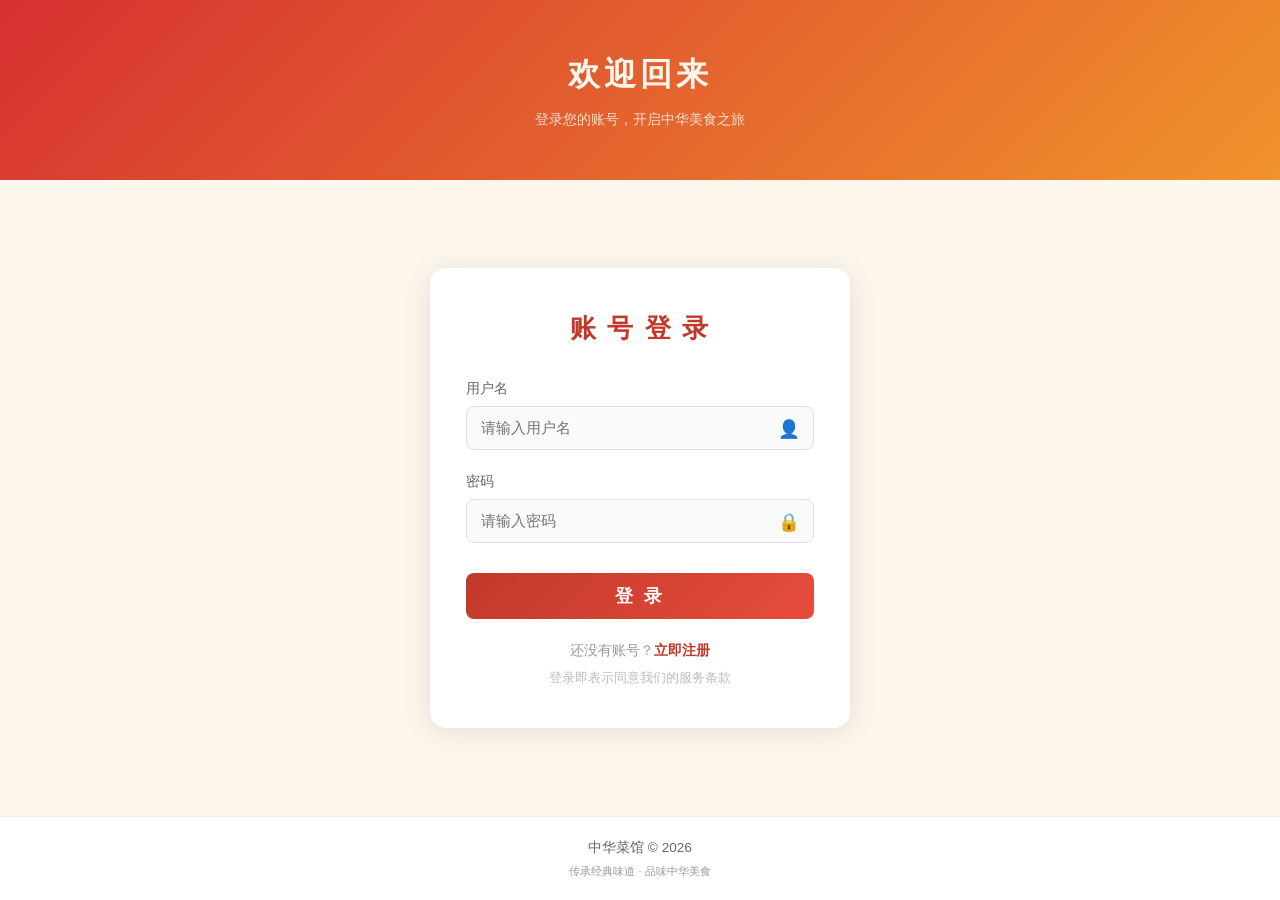
<file: login.html>
<!DOCTYPE html>
<html lang="zh-CN">
<link rel="stylesheet" href="login.css">

<head>
  <meta charset="UTF-8">
  <meta name="viewport" content="width=device-width, initial-scale=1.0">
  <title>登录 - 中华菜馆</title>
</head>

<body>
  <div class="header">
    <h2>欢迎回来</h2>
    <p>登录您的账号，开启中华美食之旅</p>
  </div>

  <div class="form-wrapper">
    <div class="form-card">
      <h3>账 号 登 录</h3>

      <div class="form-group">
        <label>用户名</label>
        <input type="text" id="username" placeholder="请输入用户名" autocomplete="username">
        <span class="input-icon">&#128100;</span>
      </div>

      <div class="form-group">
        <label>密码</label>
        <input type="password" id="password" placeholder="请输入密码" autocomplete="current-password">
        <span class="input-icon">&#128274;</span>
      </div>

      <button class="btn-submit" id="loginBtn">登 录</button>

      <div class="form-switch">
        还没有账号？<a href="register.html">立即注册</a>
      </div>
      <div class="form-tip">登录即表示同意我们的服务条款</div>
    </div>
  </div>

  <footer class="page-footer">
    <p>中华菜馆 &copy; 2026</p>
    <p class="footer-sub">传承经典味道 · 品味中华美食</p>
  </footer>

  <div class="toast" id="toast"></div>

  <script src="login.js"></script>
</body>

</html>
</file>
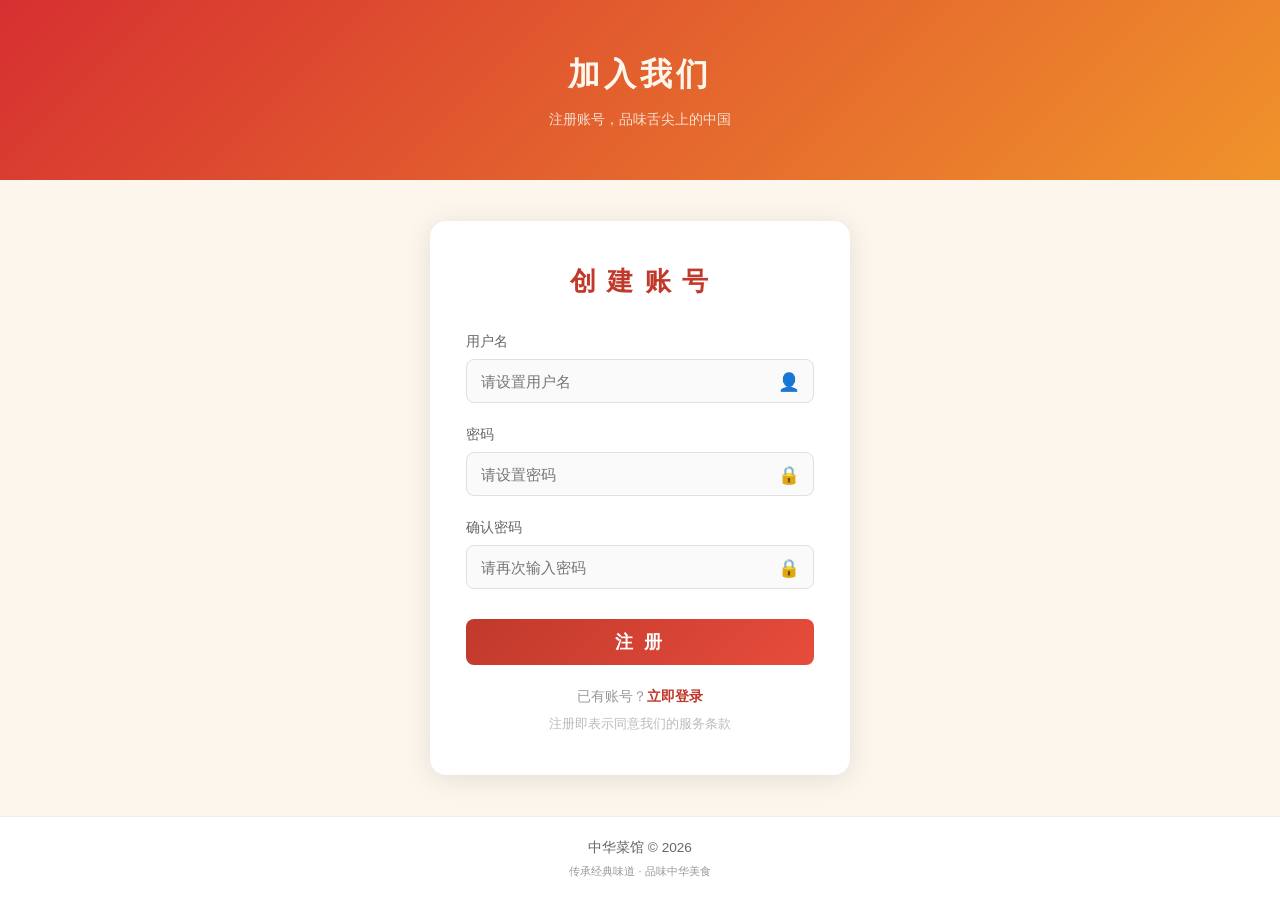
<file: register.html>
<!DOCTYPE html>
<html lang="zh-CN">
<link rel="stylesheet" href="register.css">

<head>
  <meta charset="UTF-8">
  <meta name="viewport" content="width=device-width, initial-scale=1.0">
  <title>注册 - 中华菜馆</title>
</head>

<body>
  <div class="header">
    <h2>加入我们</h2>
    <p>注册账号，品味舌尖上的中国</p>
  </div>

  <div class="form-wrapper">
    <div class="form-card">
      <h3>创 建 账 号</h3>

      <div class="form-group">
        <label>用户名</label>
        <input type="text" id="username" placeholder="请设置用户名" autocomplete="username">
        <span class="input-icon">&#128100;</span>
      </div>

      <div class="form-group">
        <label>密码</label>
        <input type="password" id="password" placeholder="请设置密码" autocomplete="new-password">
        <span class="input-icon">&#128274;</span>
      </div>

      <div class="form-group">
        <label>确认密码</label>
        <input type="password" id="confirm" placeholder="请再次输入密码" autocomplete="new-password">
        <span class="input-icon">&#128274;</span>
      </div>

      <button class="btn-submit" id="registerBtn">注 册</button>

      <div class="form-switch">
        已有账号？<a href="login.html">立即登录</a>
      </div>
      <div class="form-tip">注册即表示同意我们的服务条款</div>
    </div>
  </div>

  <footer class="page-footer">
    <p>中华菜馆 &copy; 2026</p>
    <p class="footer-sub">传承经典味道 · 品味中华美食</p>
  </footer>

  <div class="toast" id="toast"></div>

  <script src="register.js"></script>
</body>

</html>
</file>
<file: login.css>
* {
  margin: 0;
  padding: 0;
  box-sizing: border-box;
}

body {
  font-family: "Microsoft YaHei", "PingFang SC", sans-serif;
  background: #fdf6ec;
  color: #333;
  line-height: 1.6;
  min-height: 100vh;
  display: flex;
  flex-direction: column;
}

/* 顶部渐变 */
.header {
  height: 180px;
  background: linear-gradient(-45deg, #ee7752, #e73c7e, #c0392b, #f0932b, #d63031);
  background-size: 400% 400%;
  animation: gradientShift 8s ease infinite;
  color: #fdf6ec;
  text-align: center;
  display: flex;
  flex-direction: column;
  justify-content: center;
  align-items: center;
}

.header h2 {
  font-size: 2em;
  letter-spacing: 4px;
}

.header p {
  font-size: 0.9em;
  margin-top: 8px;
  opacity: 0.85;
}

@keyframes gradientShift {
  0% { background-position: 0% 50%; }
  50% { background-position: 100% 50%; }
  100% { background-position: 0% 50%; }
}

/* 表单卡片 */
.form-wrapper {
  flex: 1;
  display: flex;
  justify-content: center;
  align-items: center;
  padding: 40px 20px;
}

.form-card {
  width: 420px;
  background: #fff;
  border-radius: 16px;
  box-shadow: 0 4px 28px rgba(0, 0, 0, 0.1);
  padding: 40px 36px;
}

.form-card h3 {
  text-align: center;
  color: #c0392b;
  font-size: 1.6em;
  margin-bottom: 28px;
  letter-spacing: 2px;
}

.form-group {
  margin-bottom: 20px;
  position: relative;
}

.form-group label {
  display: block;
  font-size: 0.9em;
  color: #666;
  margin-bottom: 6px;
  font-weight: 500;
}

.form-group input {
  width: 100%;
  height: 44px;
  padding: 0 14px;
  border: 1px solid #e0e0e0;
  border-radius: 8px;
  font-size: 0.95em;
  font-family: inherit;
  color: #333;
  background: #fafafa;
  transition: border-color 0.3s, box-shadow 0.3s, background 0.3s;
  outline: none;
}

.form-group input:focus {
  border-color: #c0392b;
  box-shadow: 0 0 0 3px rgba(192, 57, 43, 0.1);
  background: #fff;
}

.form-group .input-icon {
  position: absolute;
  right: 14px;
  top: 38px;
  color: #bbb;
  font-size: 1.1em;
  pointer-events: none;
  transition: color 0.3s;
}

.form-group input:focus~.input-icon {
  color: #c0392b;
}

/* 提交按钮 */
.btn-submit {
  width: 100%;
  height: 46px;
  border: none;
  border-radius: 8px;
  background: linear-gradient(135deg, #c0392b, #e74c3c);
  color: #fff;
  font-size: 1.1em;
  font-weight: bold;
  letter-spacing: 3px;
  cursor: pointer;
  margin-top: 10px;
  transition: transform 0.2s, box-shadow 0.2s;
  font-family: inherit;
}

.btn-submit:hover {
  transform: translateY(-2px);
  box-shadow: 0 6px 20px rgba(192, 57, 43, 0.3);
}

.btn-submit:active {
  transform: translateY(0);
}

/* 底部切换链接 */
.form-switch {
  text-align: center;
  margin-top: 20px;
  font-size: 0.9em;
  color: #999;
}

.form-switch a {
  color: #c0392b;
  text-decoration: none;
  font-weight: bold;
  transition: color 0.3s;
}

.form-switch a:hover {
  color: #e74c3c;
}

/* 提示信息 */
.form-tip {
  text-align: center;
  font-size: 0.8em;
  color: #bbb;
  margin-top: 6px;
}

/* 消息提示 */
.toast {
  position: fixed;
  top: 30px;
  left: 50%;
  transform: translateX(-50%) translateY(-20px);
  padding: 12px 28px;
  border-radius: 8px;
  color: #fff;
  font-size: 0.95em;
  z-index: 999;
  opacity: 0;
  transition: opacity 0.3s, transform 0.3s;
  pointer-events: none;
}

.toast.show {
  opacity: 1;
  transform: translateX(-50%) translateY(0);
}

.toast.success {
  background: #27ae60;
}

.toast.error {
  background: #e74c3c;
}

/* 页脚 */
.page-footer {
  padding: 20px 0;
  text-align: center;
  background: #fff;
  border-top: 1px solid #eee;
  color: #666;
  font-size: 0.85em;
}

.footer-sub {
  margin-top: 4px;
  font-size: 0.8em;
  color: #999;
}
</file>
<file: register.css>
* {
  margin: 0;
  padding: 0;
  box-sizing: border-box;
}

body {
  font-family: "Microsoft YaHei", "PingFang SC", sans-serif;
  background: #fdf6ec;
  color: #333;
  line-height: 1.6;
  min-height: 100vh;
  display: flex;
  flex-direction: column;
}

/* 顶部渐变 */
.header {
  height: 180px;
  background: linear-gradient(-45deg, #ee7752, #e73c7e, #c0392b, #f0932b, #d63031);
  background-size: 400% 400%;
  animation: gradientShift 8s ease infinite;
  color: #fdf6ec;
  text-align: center;
  display: flex;
  flex-direction: column;
  justify-content: center;
  align-items: center;
}

.header h2 {
  font-size: 2em;
  letter-spacing: 4px;
}

.header p {
  font-size: 0.9em;
  margin-top: 8px;
  opacity: 0.85;
}

@keyframes gradientShift {
  0% { background-position: 0% 50%; }
  50% { background-position: 100% 50%; }
  100% { background-position: 0% 50%; }
}

/* 表单卡片 */
.form-wrapper {
  flex: 1;
  display: flex;
  justify-content: center;
  align-items: center;
  padding: 40px 20px;
}

.form-card {
  width: 420px;
  background: #fff;
  border-radius: 16px;
  box-shadow: 0 4px 28px rgba(0, 0, 0, 0.1);
  padding: 40px 36px;
}

.form-card h3 {
  text-align: center;
  color: #c0392b;
  font-size: 1.6em;
  margin-bottom: 28px;
  letter-spacing: 2px;
}

.form-group {
  margin-bottom: 20px;
  position: relative;
}

.form-group label {
  display: block;
  font-size: 0.9em;
  color: #666;
  margin-bottom: 6px;
  font-weight: 500;
}

.form-group input {
  width: 100%;
  height: 44px;
  padding: 0 14px;
  border: 1px solid #e0e0e0;
  border-radius: 8px;
  font-size: 0.95em;
  font-family: inherit;
  color: #333;
  background: #fafafa;
  transition: border-color 0.3s, box-shadow 0.3s, background 0.3s;
  outline: none;
}

.form-group input:focus {
  border-color: #c0392b;
  box-shadow: 0 0 0 3px rgba(192, 57, 43, 0.1);
  background: #fff;
}

.form-group .input-icon {
  position: absolute;
  right: 14px;
  top: 38px;
  color: #bbb;
  font-size: 1.1em;
  pointer-events: none;
  transition: color 0.3s;
}

.form-group input:focus~.input-icon {
  color: #c0392b;
}

/* 提交按钮 */
.btn-submit {
  width: 100%;
  height: 46px;
  border: none;
  border-radius: 8px;
  background: linear-gradient(135deg, #c0392b, #e74c3c);
  color: #fff;
  font-size: 1.1em;
  font-weight: bold;
  letter-spacing: 3px;
  cursor: pointer;
  margin-top: 10px;
  transition: transform 0.2s, box-shadow 0.2s;
  font-family: inherit;
}

.btn-submit:hover {
  transform: translateY(-2px);
  box-shadow: 0 6px 20px rgba(192, 57, 43, 0.3);
}

.btn-submit:active {
  transform: translateY(0);
}

/* 底部切换链接 */
.form-switch {
  text-align: center;
  margin-top: 20px;
  font-size: 0.9em;
  color: #999;
}

.form-switch a {
  color: #c0392b;
  text-decoration: none;
  font-weight: bold;
  transition: color 0.3s;
}

.form-switch a:hover {
  color: #e74c3c;
}

/* 提示信息 */
.form-tip {
  text-align: center;
  font-size: 0.8em;
  color: #bbb;
  margin-top: 6px;
}

/* 消息提示 */
.toast {
  position: fixed;
  top: 30px;
  left: 50%;
  transform: translateX(-50%) translateY(-20px);
  padding: 12px 28px;
  border-radius: 8px;
  color: #fff;
  font-size: 0.95em;
  z-index: 999;
  opacity: 0;
  transition: opacity 0.3s, transform 0.3s;
  pointer-events: none;
}

.toast.show {
  opacity: 1;
  transform: translateX(-50%) translateY(0);
}

.toast.success {
  background: #27ae60;
}

.toast.error {
  background: #e74c3c;
}

/* 页脚 */
.page-footer {
  padding: 20px 0;
  text-align: center;
  background: #fff;
  border-top: 1px solid #eee;
  color: #666;
  font-size: 0.85em;
}

.footer-sub {
  margin-top: 4px;
  font-size: 0.8em;
  color: #999;
}
</file>
